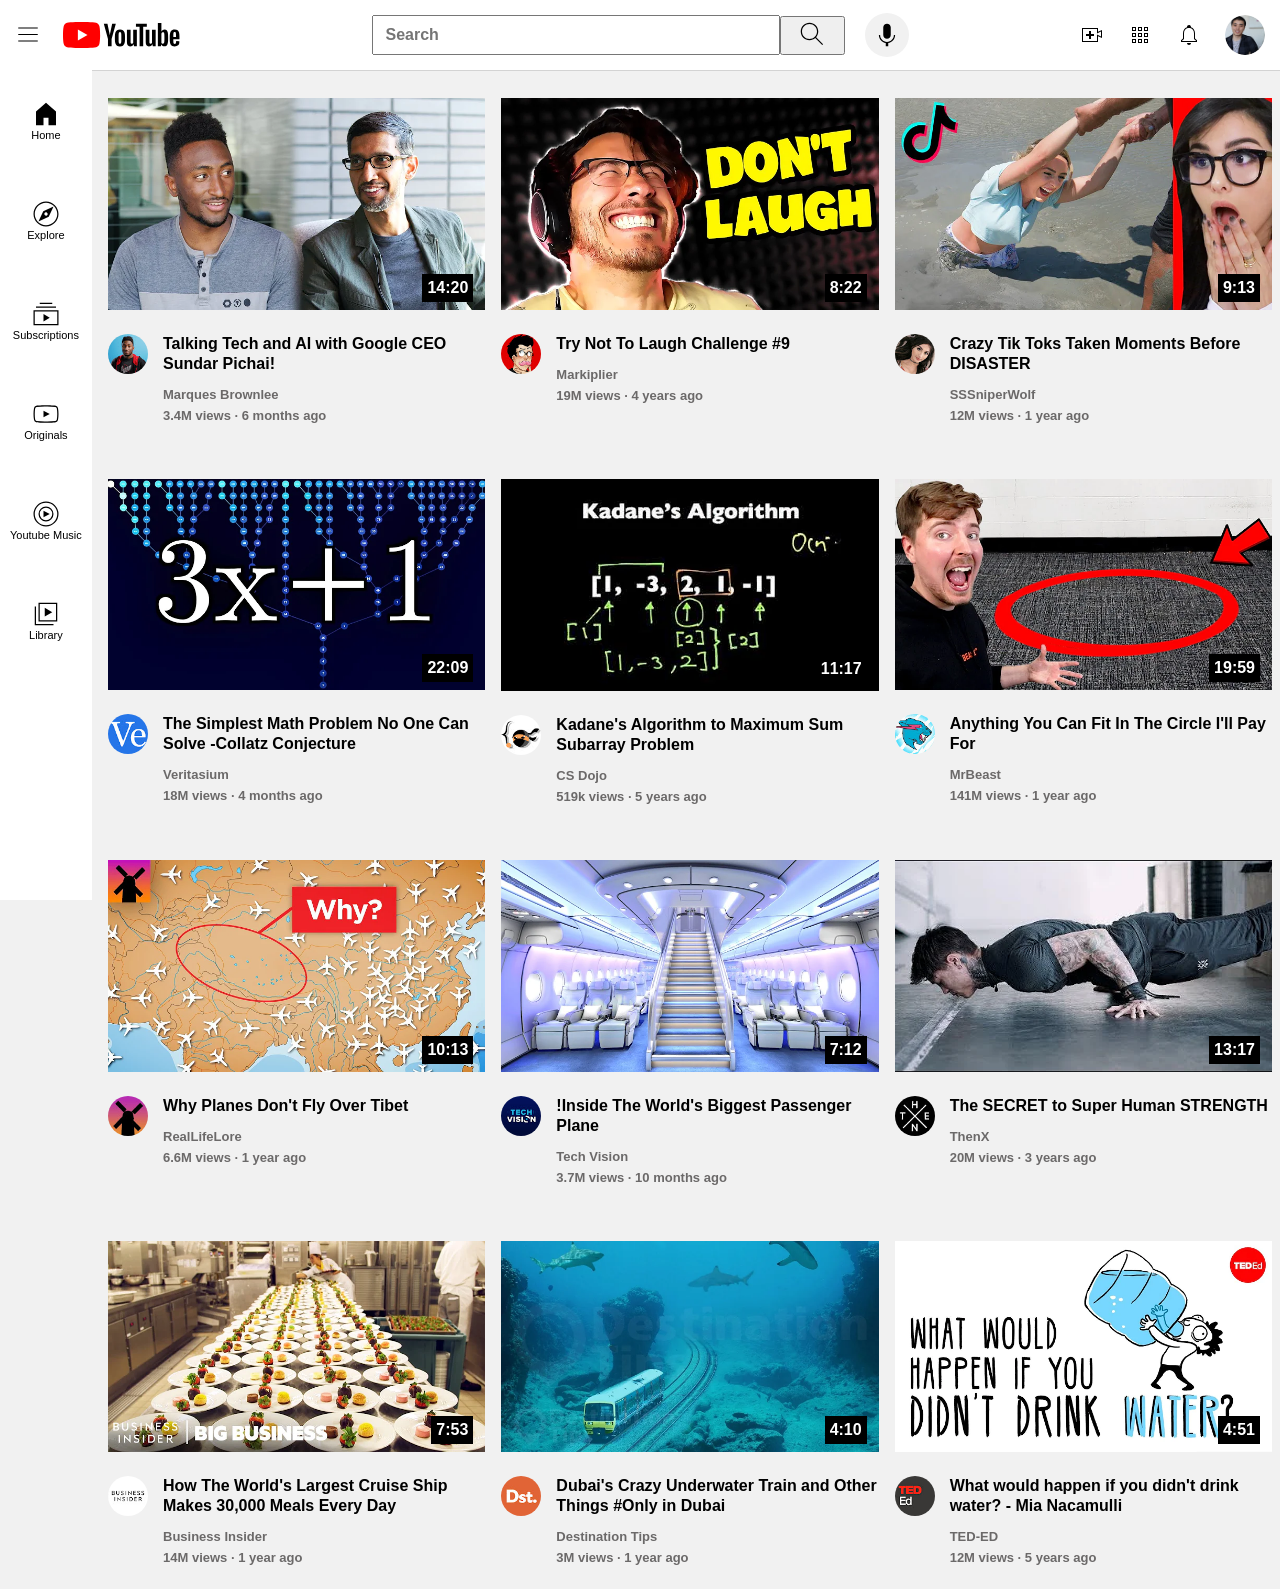
<file: index.html>
<!DOCTYPE html>
<html>
    <head>
        <title>Video Platform UI Project</title>
        <link rel="stylesheet" href="index.css">
    </head>
    <body>

        <div class="leftbar">
            <div class="a1">
                <img src="icons/home.svg">
                <p>Home</p>
            </div>
            <div class="a1">
                <img src="icons/explore.svg">
                <p>Explore</p>
            </div>
            <div class="a1">
                <img src="icons/subscriptions.svg">
                <p>Subscriptions</p>
            </div>
            <div class="a1">
                <img src="icons/originals.svg">
                <p>Originals</p>
            </div>
            <div class="a1">
                <img src="icons/youtube-music.svg">
                <p>Youtube Music</p>
            </div>
            <div class="a1">
                <img src="icons/library.svg">
                <p>Library</p>
            </div>
        </div>



        <div class="header">
            <div class="left_section">
                <img src="icons/hamburger-menu.svg" class="hamburger">
                <img src="icons/youtube-logo.svg" class="ytlogo">
            </div>
            <div class="middle_section">
                <div class="search_bar">
                <input type="text" placeholder="Search" class="search">   
                <button>
                    <img src="icons/search.svg" class="search_logo">
                </button>
                <img src="icons/voice-search-icon.svg" class="voice_search">
                </div>
                
            </div>
            <div class="right_section">
                <div class="right">
                <img src="icons/upload.svg" class="upload">
                <img src="icons/youtube-apps.svg" class="ytapps">
                <img src="icons/notifications.svg" class="notifications">
                <img src="channel_images/my-channel.jpeg" class="my_profile">
                </div>
            </div>
        </div>



        <div class="video_preview">
            <div class="video">
                <div class="timer">
                <img src="thumbnails/thumbnail-1.webp" class="thumbnails">
                <div class="time">14:20</div>
                </div>
                <div class="video_info">
                <div>
                    <img src="channel_images/channel-1.jpeg" class="profile_pic">
                </div>
                <div class="video_title">
                    <div class="title">Talking Tech and AI with Google CEO Sundar Pichai!</div>
                    <div class="author">Marques Brownlee</div>
                    <div class="views">3.4M views &#183; 6 months ago</div>
                </div>
                </div>
            </div>



            <div class="video">
                <div class="timer">
                    <img src="thumbnails/thumbnail-2.webp" class="thumbnails">
                    <div class="time">8:22</div>
                </div>
                <div class="video_info">
                <div>
                    <img src="channel_images/channel-2.jpeg" class="profile_pic">
                </div>
                <div class="video_title">
                    <div class="title">Try Not To Laugh Challenge #9</div>
                    <div class="author">Markiplier</div>
                    <div class="views">19M views &#183; 4 years ago</div>
                </div>
                </div>
            </div>

            <div class="video">
                <div class="timer">
                    <img src="thumbnails/thumbnail-3.webp" class="thumbnails">
                    <div class="time">9:13</div>
                </div>
                <div class="video_info">
                <div>
                    <img src="channel_images/channel-3.jpeg" class="profile_pic">
                </div>
                <div class="video_title">
                    <div class="title">Crazy Tik Toks Taken Moments Before DISASTER</div>
                    <div class="author">SSSniperWolf</div>
                    <div class="views">12M views &#183; 1 year ago</div>
                </div>
                </div>
            </div>


            <div class="video">
                <div class="timer">
                    <img src="thumbnails/thumbnail-4.webp" class="thumbnails">
                    <div class="time">22:09</div>
                </div>
                <div class="video_info">
                <div>
                    <img src="channel_images/channel-4.jpeg" class="profile_pic">
                </div>
                <div class="video_title">
                    <div class="title">The Simplest Math Problem No One Can Solve -Collatz Conjecture</div>
                    <div class="author">Veritasium</div>
                    <div class="views">18M views &#183; 4 months ago</div>
                </div>
                </div>
            </div>


            <div class="video">
                <div class="timer">
                    <img src="thumbnails/thumbnail-5.webp" class="thumbnails">
                    <div class="time">11:17</div>
                </div>
                <div class="video_info">
                <div>
                    <img src="channel_images/channel-5.jpeg" class="profile_pic">
                </div>
                <div class="video_title">
                    <div class="title">Kadane's Algorithm to Maximum Sum Subarray Problem</div>
                    <div class="author">CS Dojo</div>
                    <div class="views">519k views &#183; 5 years ago</div>
                </div>
                </div>
            </div>
            
            
            <div class="video">
                <div class="timer">
                    <img src="thumbnails/thumbnail-6.webp" class="thumbnails">
                    <div class="time">19:59</div>
                </div>
                <div class="video_info">
                <div>
                    <img src="channel_images/channel-6.jpeg" class="profile_pic">
                </div>
                <div class="video_title">
                    <div class="title">Anything You Can Fit In The Circle I'll Pay For</div>
                    <div class="author">MrBeast</div>
                    <div class="views">141M views &#183; 1 year ago</div>
                </div>
                </div>
            </div>


            <div class="video">
                <div class="timer">
                    <img src="thumbnails/thumbnail-7.webp" class="thumbnails">
                    <div class="time">10:13</div>
                </div>
                <div class="video_info">
                <div>
                    <img src="channel_images/channel-7.jpeg" class="profile_pic">
                </div>
                <div class="video_title">
                    <div class="title">Why Planes Don't Fly Over Tibet</div>
                    <div class="author">RealLifeLore</div>
                    <div class="views">6.6M views &#183; 1 year ago</div>
                </div>
                </div>
            </div>


            <div class="video">
                <div class="timer">
                    <img src="thumbnails/thumbnail-8.webp" class="thumbnails">
                    <div class="time">7:12</div>
                </div>
                <div class="video_info">
                <div>
                    <img src="channel_images/channel-8.jpeg" class="profile_pic">
                </div>
                <div class="video_title">
                    <div class="title">!Inside The World's Biggest Passenger Plane</div>
                    <div class="author">Tech Vision</div>
                    <div class="views">3.7M views &#183; 10 months ago</div>
                </div>
                </div>
            </div>

            <div class="video">
                <div class="timer">
                    <img src="thumbnails/thumbnail-9.webp" class="thumbnails">
                    <div class="time">13:17</div>
                </div>
                <div class="video_info">
                <div>
                    <img src="channel_images/channel-9.jpeg" class="profile_pic">
                </div>
                <div class="video_title">
                    <div class="title">The SECRET to Super Human STRENGTH</div>
                    <div class="author">ThenX</div>
                    <div class="views">20M views &#183; 3 years ago</div>
                </div>
                </div>
            </div>


            <div class="video">
                <div class="timer">
                    <img src="thumbnails/thumbnail-10.webp" class="thumbnails">
                    <div class="time">7:53</div>
                </div>
                <div class="video_info">
                <div>
                    <img src="channel_images/channel-10.jpeg" class="profile_pic">
                </div>
                <div class="video_title">
                    <div class="title">How The World's Largest Cruise Ship Makes 30,000 Meals Every Day</div>
                    <div class="author">Business Insider</div>
                    <div class="views">14M views &#183; 1 year ago</div>
                </div>
                </div>
            </div>


            <div class="video">
                <div class="timer">
                    <img src="thumbnails/thumbnail-11.webp" class="thumbnails">
                    <div class="time">4:10</div>
                </div>
                <div class="video_info">
                <div>
                    <img src="channel_images/channel-11.jpeg" class="profile_pic">
                </div>
                <div class="video_title">
                    <div class="title">Dubai's Crazy Underwater Train and Other Things #Only in Dubai </div>
                    <div class="author">Destination Tips</div>
                    <div class="views">3M views &#183; 1 year ago</div>
                </div>
                </div>
            </div>

            <div class="video">
                <div class="timer">
                    <img src="thumbnails/thumbnail-12.webp" class="thumbnails">
                    <div class="time">4:51</div>
                </div>
                <div class="video_info">
                <div>
                    <img src="channel_images/channel-12.jpeg" class="profile_pic">
                </div>
                <div class="video_title">
                    <div class="title">What would happen if you didn't drink water? - Mia Nacamulli</div>
                    <div class="author">TED-ED</div>
                    <div class="views">12M views &#183; 5 years ago</div>
                </div>
                </div>
            </div>


        </div>
    </body>
</html>
</file>
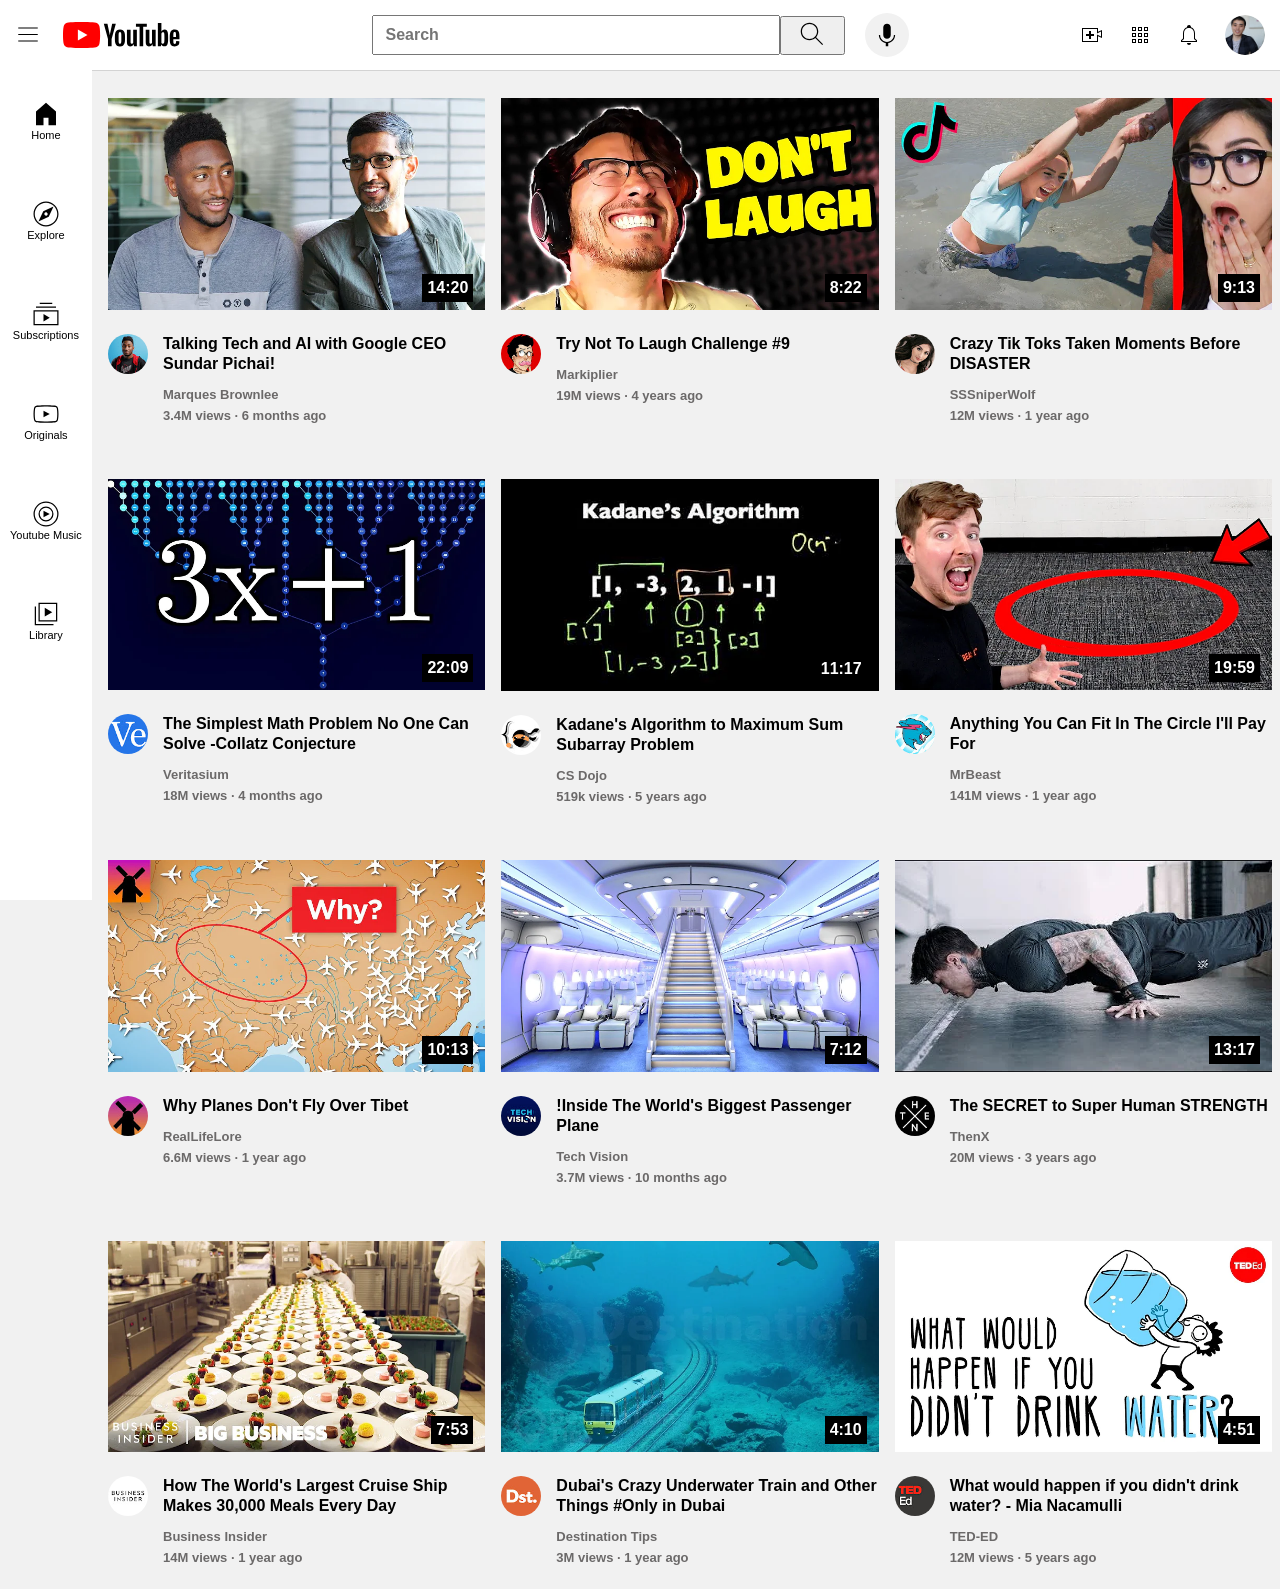
<file: youtube.html>
<!DOCTYPE html>
<html>
    <head>
        <title>Youtube.com clone</title>
        <link rel="stylesheet" href ="youtube2.css">
    </head>
    <body>

        <div class="leftbar">
            <div class="a1">
                <img src="icons/home.svg">
                <p>Home</p>
            </div>
            <div class="a1">
                <img src="icons/explore.svg">
                <p>Explore</p>
            </div>
            <div class="a1">
                <img src="icons/subscriptions.svg">
                <p>Subscriptions</p>
            </div>
            <div class="a1">
                <img src="icons/originals.svg">
                <p>Originals</p>
            </div>
            <div class="a1">
                <img src="icons/youtube-music.svg">
                <p>Youtube Music</p>
            </div>
            <div class="a1">
                <img src="icons/library.svg">
                <p>Library</p>
            </div>
        </div>



        <div class="header">
            <div class="left_section">
                <img src="icons/hamburger-menu.svg" class="hamburger">
                <img src="icons/youtube-logo.svg" class="ytlogo">
            </div>
            <div class="middle_section">
                <div class="search_bar">
                <input type="text" placeholder="Search" class="search">   
                <button>
                    <img src="icons/search.svg" class="search_logo">
                </button>
                <img src="icons/voice-search-icon.svg" class="voice_search">
                </div>
                
            </div>
            <div class="right_section">
                <div class="right">
                <img src="icons/upload.svg" class="upload">
                <img src="icons/youtube-apps.svg" class="ytapps">
                <img src="icons/notifications.svg" class="notifications">
                <img src="channel_images/my-channel.jpeg" class="my_profile">
                </div>
            </div>
        </div>



        <div class="video_preview">
            <div class="video">
                <div class="timer">
                <img src="thumbnails/thumbnail-1.webp" class="thumbnails">
                <div class="time">14:20</div>
                </div>
                <div class="video_info">
                <div>
                    <img src="channel_images/channel-1.jpeg" class="profile_pic">
                </div>
                <div class="video_title">
                    <div class="title">Talking Tech and AI with Google CEO Sundar Pichai!</div>
                    <div class="author">Marques Brownlee</div>
                    <div class="views">3.4M views &#183; 6 months ago</div>
                </div>
                </div>
            </div>



            <div class="video">
                <div class="timer">
                    <img src="thumbnails/thumbnail-2.webp" class="thumbnails">
                    <div class="time">8:22</div>
                </div>
                <div class="video_info">
                <div>
                    <img src="channel_images/channel-2.jpeg" class="profile_pic">
                </div>
                <div class="video_title">
                    <div class="title">Try Not To Laugh Challenge #9</div>
                    <div class="author">Markiplier</div>
                    <div class="views">19M views &#183; 4 years ago</div>
                </div>
                </div>
            </div>

            <div class="video">
                <div class="timer">
                    <img src="thumbnails/thumbnail-3.webp" class="thumbnails">
                    <div class="time">9:13</div>
                </div>
                <div class="video_info">
                <div>
                    <img src="channel_images/channel-3.jpeg" class="profile_pic">
                </div>
                <div class="video_title">
                    <div class="title">Crazy Tik Toks Taken Moments Before DISASTER</div>
                    <div class="author">SSSniperWolf</div>
                    <div class="views">12M views &#183; 1 year ago</div>
                </div>
                </div>
            </div>


            <div class="video">
                <div class="timer">
                    <img src="thumbnails/thumbnail-4.webp" class="thumbnails">
                    <div class="time">22:09</div>
                </div>
                <div class="video_info">
                <div>
                    <img src="channel_images/channel-4.jpeg" class="profile_pic">
                </div>
                <div class="video_title">
                    <div class="title">The Simplest Math Problem No One Can Solve -Collatz Conjecture</div>
                    <div class="author">Veritasium</div>
                    <div class="views">18M views &#183; 4 months ago</div>
                </div>
                </div>
            </div>


            <div class="video">
                <div class="timer">
                    <img src="thumbnails/thumbnail-5.webp" class="thumbnails">
                    <div class="time">11:17</div>
                </div>
                <div class="video_info">
                <div>
                    <img src="channel_images/channel-5.jpeg" class="profile_pic">
                </div>
                <div class="video_title">
                    <div class="title">Kadane's Algorithm to Maximum Sum Subarray Problem</div>
                    <div class="author">CS Dojo</div>
                    <div class="views">519k views &#183; 5 years ago</div>
                </div>
                </div>
            </div>
            
            
            <div class="video">
                <div class="timer">
                    <img src="thumbnails/thumbnail-6.webp" class="thumbnails">
                    <div class="time">19:59</div>
                </div>
                <div class="video_info">
                <div>
                    <img src="channel_images/channel-6.jpeg" class="profile_pic">
                </div>
                <div class="video_title">
                    <div class="title">Anything You Can Fit In The Circle I'll Pay For</div>
                    <div class="author">MrBeast</div>
                    <div class="views">141M views &#183; 1 year ago</div>
                </div>
                </div>
            </div>


            <div class="video">
                <div class="timer">
                    <img src="thumbnails/thumbnail-7.webp" class="thumbnails">
                    <div class="time">10:13</div>
                </div>
                <div class="video_info">
                <div>
                    <img src="channel_images/channel-7.jpeg" class="profile_pic">
                </div>
                <div class="video_title">
                    <div class="title">Why Planes Don't Fly Over Tibet</div>
                    <div class="author">RealLifeLore</div>
                    <div class="views">6.6M views &#183; 1 year ago</div>
                </div>
                </div>
            </div>


            <div class="video">
                <div class="timer">
                    <img src="thumbnails/thumbnail-8.webp" class="thumbnails">
                    <div class="time">7:12</div>
                </div>
                <div class="video_info">
                <div>
                    <img src="channel_images/channel-8.jpeg" class="profile_pic">
                </div>
                <div class="video_title">
                    <div class="title">!Inside The World's Biggest Passenger Plane</div>
                    <div class="author">Tech Vision</div>
                    <div class="views">3.7M views &#183; 10 months ago</div>
                </div>
                </div>
            </div>

            <div class="video">
                <div class="timer">
                    <img src="thumbnails/thumbnail-9.webp" class="thumbnails">
                    <div class="time">13:17</div>
                </div>
                <div class="video_info">
                <div>
                    <img src="channel_images/channel-9.jpeg" class="profile_pic">
                </div>
                <div class="video_title">
                    <div class="title">The SECRET to Super Human STRENGTH</div>
                    <div class="author">ThenX</div>
                    <div class="views">20M views &#183; 3 years ago</div>
                </div>
                </div>
            </div>


            <div class="video">
                <div class="timer">
                    <img src="thumbnails/thumbnail-10.webp" class="thumbnails">
                    <div class="time">7:53</div>
                </div>
                <div class="video_info">
                <div>
                    <img src="channel_images/channel-10.jpeg" class="profile_pic">
                </div>
                <div class="video_title">
                    <div class="title">How The World's Largest Cruise Ship Makes 30,000 Meals Every Day</div>
                    <div class="author">Business Insider</div>
                    <div class="views">14M views &#183; 1 year ago</div>
                </div>
                </div>
            </div>


            <div class="video">
                <div class="timer">
                    <img src="thumbnails/thumbnail-11.webp" class="thumbnails">
                    <div class="time">4:10</div>
                </div>
                <div class="video_info">
                <div>
                    <img src="channel_images/channel-11.jpeg" class="profile_pic">
                </div>
                <div class="video_title">
                    <div class="title">Dubai's Crazy Underwater Train and Other Things #Only in Dubai </div>
                    <div class="author">Destination Tips</div>
                    <div class="views">3M views &#183; 1 year ago</div>
                </div>
                </div>
            </div>

            <div class="video">
                <div class="timer">
                    <img src="thumbnails/thumbnail-12.webp" class="thumbnails">
                    <div class="time">4:51</div>
                </div>
                <div class="video_info">
                <div>
                    <img src="channel_images/channel-12.jpeg" class="profile_pic">
                </div>
                <div class="video_title">
                    <div class="title">What would happen if you didn't drink water? - Mia Nacamulli</div>
                    <div class="author">TED-ED</div>
                    <div class="views">12M views &#183; 5 years ago</div>
                </div>
                </div>
            </div>


        </div>
    </body>
</html>
</file>
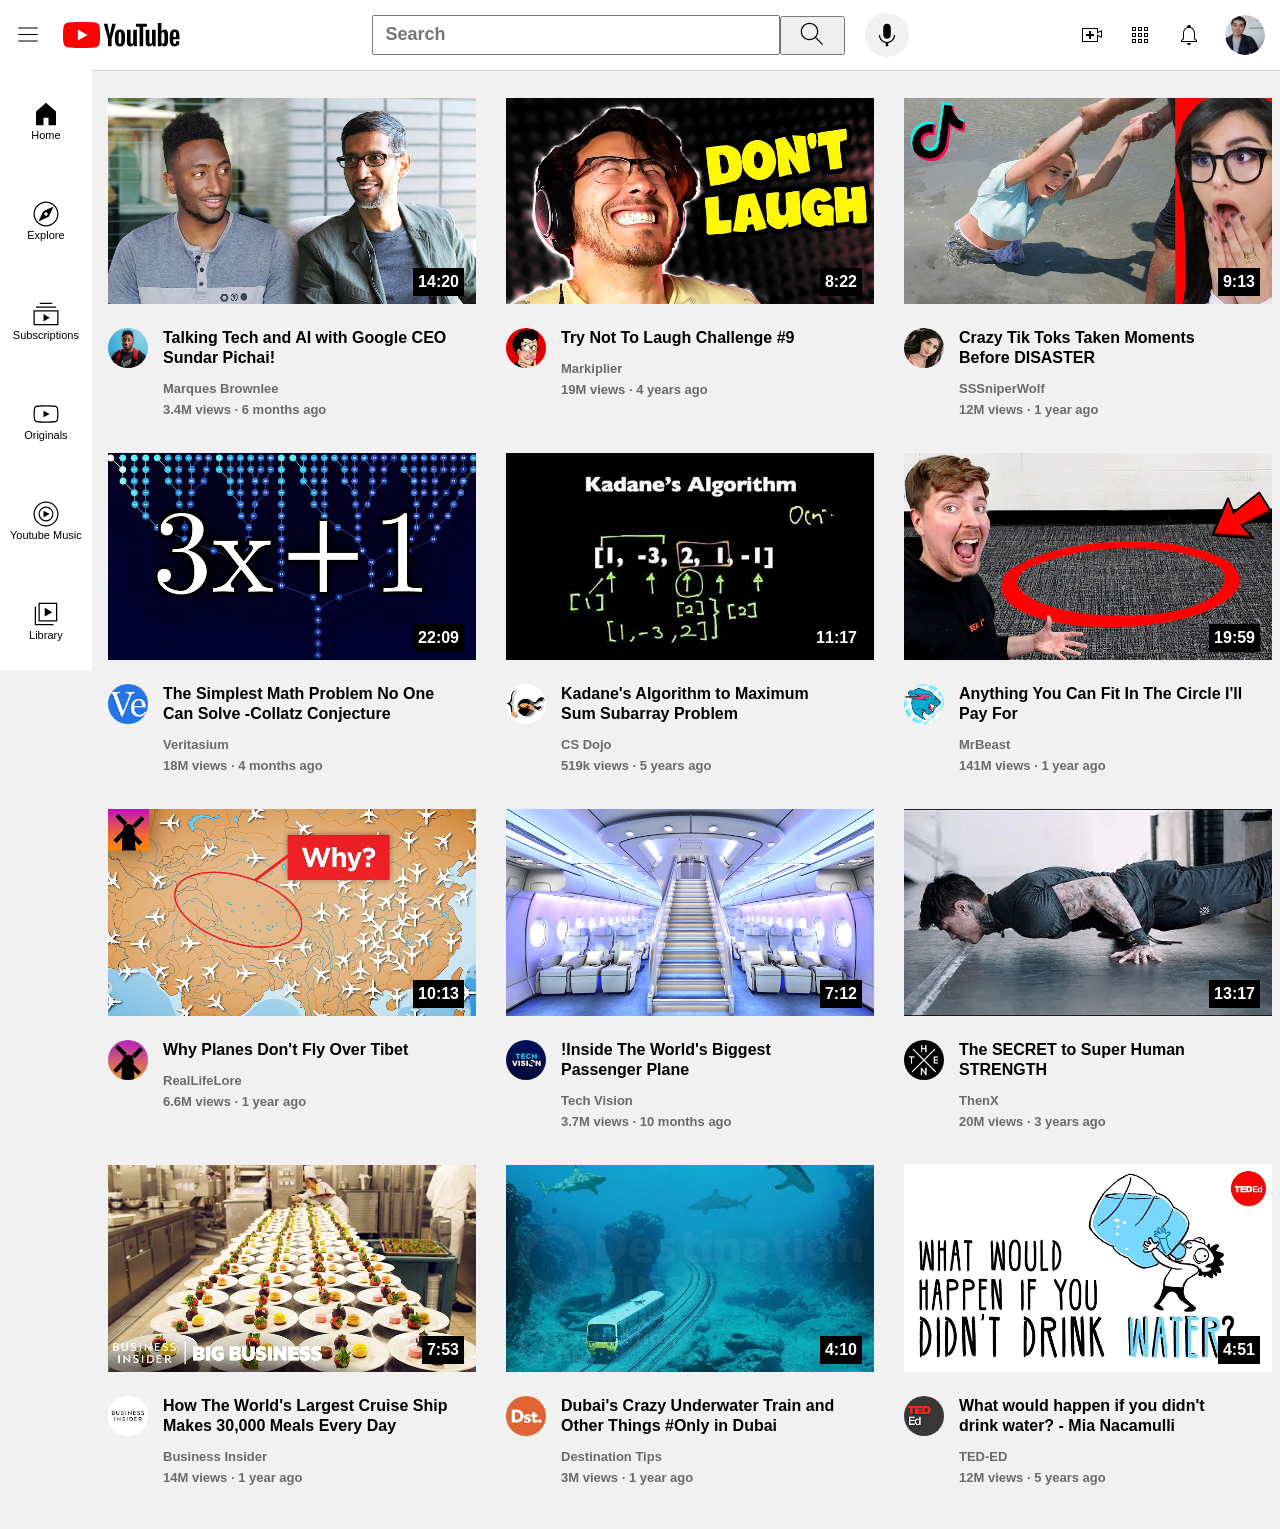
<file: youtube2.html>
<!DOCTYPE html>
<html>
    <head>
        <title>Youtube.com clone</title>
        <style>
            body{
                font-family: Arial, Helvetica, sans-serif;
                padding-top:90px;
                background-color: rgb(241, 241, 241);
                padding-left: 70px;
            }
            .thumbnails{
               width:100%;
            }
            .profile_pic{
                height:40px;
                width:40px;
                border-radius: 20px;
            }
            .video_info{
                display: grid;
                grid-template-columns: 40px 300px;
                margin-top: 20px;
            }
            .video_preview{
                display: grid;
                grid-template-columns: 1fr 1fr 1fr ;
            }
            .video{
                margin-left: 30px;
                margin-right: 0;
                margin-bottom: 30px;
            }
            .video_title{
                margin-left: 15px;
            }
            .title{
                font-weight: 600;
                font-size: 16px;
                margin-bottom: 13px;
                line-height: 20px;
            }
            .author, .views{
                font-size: 13px;
                color: rgb(107, 105, 105);
                margin-bottom: 6px;
                font-weight: 600;
            }
            .header{
                height:70px;
                z-index: 100;
                display:flex;
                justify-content: space-between;
                align-items: center;
                background-color: white;
                position: fixed;
                top:0;
                left:0;
                right:0;
                border-bottom: 1px solid lightgray;
            }
            .left_section{
                width:180px;
                display: flex;
                justify-content: space-between;
                align-items: center;
                flex-direction: row;
                margin-right: 70px;
                flex-shrink: 0;
            }
            .hamburger{
                height:26px;
                margin-left: 15px;
            }
            .ytlogo{
                height:26px;
            }
            .middle_section{
                flex:1;
            }
            .search_bar{
                display: flex;
                justify-content: center;
                align-items: center;
            }
            .search{
                flex:1;
                width:0px;
                max-width:400px;
                height:34px;
            }
            .search::placeholder{
                padding-left: 10px;
                font-weight: bold;
                font-size: 18px;
            }
            .search_logo{
                height:30px;
                width:50px;
                margin-left: -1px;
            }
            .voice_search{
                height:30px;
                width:30px;
                padding: 7px;
                background-color: rgb(241, 241, 241);
                border:none;
                border-radius: 35px;
                margin-left:20px;
                cursor: pointer;
            }
            .voice_search:active{
                opacity:0.6;
            }
            .right_section{
                width:200px;
                margin-left: 50px;
            }
            .right{
                display: flex;
                justify-content: space-between;
                align-items: center;
            }
            .upload{
                height:24px;
            }
            .notifications{
                height:24px;
            }
            .ytapps{
                height:24px;
            }
            .my_profile{
                height:40px;
                width:40px;
                border-radius: 25px;
                margin-right: 15px;
            }
            .leftbar{
                position: fixed;
                top:70px;
                bottom: 0;
                left: 0;
                z-index: 200;
            }
            .a1{
                height:80px;
                padding:10px;
                background-color: white;
                display: flex;
                flex-direction: column;
                justify-content: center;
                align-items: center;
            }
            .a1:hover{
                background-color: rgb(185, 185, 185);
                cursor: pointer;
            }
            .a1 img{
                height:30px;
            }
            .a1 p{
                font-size: 11px;
                margin-top: 0;
                margin-bottom: 0;
            }
            .timer{
                position:relative;
            }
            .time{
                position: absolute;
                background-color: black;
                color: white;
                bottom:12px;
                font-weight: bold;
                padding:5px;
                right:12px;
            }
        </style>
    </head>
    <body>

        <div class="leftbar">
            <div class="a1">
                <img src="icons/home.svg">
                <p>Home</p>
            </div>
            <div class="a1">
                <img src="icons/explore.svg">
                <p>Explore</p>
            </div>
            <div class="a1">
                <img src="icons/subscriptions.svg">
                <p>Subscriptions</p>
            </div>
            <div class="a1">
                <img src="icons/originals.svg">
                <p>Originals</p>
            </div>
            <div class="a1">
                <img src="icons/youtube-music.svg">
                <p>Youtube Music</p>
            </div>
            <div class="a1">
                <img src="icons/library.svg">
                <p>Library</p>
            </div>
        </div>



        <div class="header">
            <div class="left_section">
                <img src="icons/hamburger-menu.svg" class="hamburger">
                <img src="icons/youtube-logo.svg" class="ytlogo">
            </div>
            <div class="middle_section">
                <div class="search_bar">
                <input type="text" placeholder="Search" class="search">   
                <button>
                    <img src="icons/search.svg" class="search_logo">
                </button>
                <img src="icons/voice-search-icon.svg" class="voice_search">
                </div>
                
            </div>
            <div class="right_section">
                <div class="right">
                <img src="icons/upload.svg" class="upload">
                <img src="icons/youtube-apps.svg" class="ytapps">
                <img src="icons/notifications.svg" class="notifications">
                <img src="channel_images/my-channel.jpeg" class="my_profile">
                </div>
            </div>
        </div>



        <div class="video_preview">
            <div class="video">
                <div class="timer">
                <img src="thumbnails/thumbnail-1.webp" class="thumbnails">
                <div class="time">14:20</div>
                </div>
                <div class="video_info">
                <div>
                    <img src="channel_images/channel-1.jpeg" class="profile_pic">
                </div>
                <div class="video_title">
                    <div class="title">Talking Tech and AI with Google CEO Sundar Pichai!</div>
                    <div class="author">Marques Brownlee</div>
                    <div class="views">3.4M views &#183; 6 months ago</div>
                </div>
                </div>
            </div>



            <div class="video">
                <div class="timer">
                    <img src="thumbnails/thumbnail-2.webp" class="thumbnails">
                    <div class="time">8:22</div>
                </div>
                <div class="video_info">
                <div>
                    <img src="channel_images/channel-2.jpeg" class="profile_pic">
                </div>
                <div class="video_title">
                    <div class="title">Try Not To Laugh Challenge #9</div>
                    <div class="author">Markiplier</div>
                    <div class="views">19M views &#183; 4 years ago</div>
                </div>
                </div>
            </div>

            <div class="video">
                <div class="timer">
                    <img src="thumbnails/thumbnail-3.webp" class="thumbnails">
                    <div class="time">9:13</div>
                </div>
                <div class="video_info">
                <div>
                    <img src="channel_images/channel-3.jpeg" class="profile_pic">
                </div>
                <div class="video_title">
                    <div class="title">Crazy Tik Toks Taken Moments Before DISASTER</div>
                    <div class="author">SSSniperWolf</div>
                    <div class="views">12M views &#183; 1 year ago</div>
                </div>
                </div>
            </div>


            <div class="video">
                <div class="timer">
                    <img src="thumbnails/thumbnail-4.webp" class="thumbnails">
                    <div class="time">22:09</div>
                </div>
                <div class="video_info">
                <div>
                    <img src="channel_images/channel-4.jpeg" class="profile_pic">
                </div>
                <div class="video_title">
                    <div class="title">The Simplest Math Problem No One Can Solve -Collatz Conjecture</div>
                    <div class="author">Veritasium</div>
                    <div class="views">18M views &#183; 4 months ago</div>
                </div>
                </div>
            </div>


            <div class="video">
                <div class="timer">
                    <img src="thumbnails/thumbnail-5.webp" class="thumbnails">
                    <div class="time">11:17</div>
                </div>
                <div class="video_info">
                <div>
                    <img src="channel_images/channel-5.jpeg" class="profile_pic">
                </div>
                <div class="video_title">
                    <div class="title">Kadane's Algorithm to Maximum Sum Subarray Problem</div>
                    <div class="author">CS Dojo</div>
                    <div class="views">519k views &#183; 5 years ago</div>
                </div>
                </div>
            </div>
            
            
            <div class="video">
                <div class="timer">
                    <img src="thumbnails/thumbnail-6.webp" class="thumbnails">
                    <div class="time">19:59</div>
                </div>
                <div class="video_info">
                <div>
                    <img src="channel_images/channel-6.jpeg" class="profile_pic">
                </div>
                <div class="video_title">
                    <div class="title">Anything You Can Fit In The Circle I'll Pay For</div>
                    <div class="author">MrBeast</div>
                    <div class="views">141M views &#183; 1 year ago</div>
                </div>
                </div>
            </div>


            <div class="video">
                <div class="timer">
                    <img src="thumbnails/thumbnail-7.webp" class="thumbnails">
                    <div class="time">10:13</div>
                </div>
                <div class="video_info">
                <div>
                    <img src="channel_images/channel-7.jpeg" class="profile_pic">
                </div>
                <div class="video_title">
                    <div class="title">Why Planes Don't Fly Over Tibet</div>
                    <div class="author">RealLifeLore</div>
                    <div class="views">6.6M views &#183; 1 year ago</div>
                </div>
                </div>
            </div>


            <div class="video">
                <div class="timer">
                    <img src="thumbnails/thumbnail-8.webp" class="thumbnails">
                    <div class="time">7:12</div>
                </div>
                <div class="video_info">
                <div>
                    <img src="channel_images/channel-8.jpeg" class="profile_pic">
                </div>
                <div class="video_title">
                    <div class="title">!Inside The World's Biggest Passenger Plane</div>
                    <div class="author">Tech Vision</div>
                    <div class="views">3.7M views &#183; 10 months ago</div>
                </div>
                </div>
            </div>

            <div class="video">
                <div class="timer">
                    <img src="thumbnails/thumbnail-9.webp" class="thumbnails">
                    <div class="time">13:17</div>
                </div>
                <div class="video_info">
                <div>
                    <img src="channel_images/channel-9.jpeg" class="profile_pic">
                </div>
                <div class="video_title">
                    <div class="title">The SECRET to Super Human STRENGTH</div>
                    <div class="author">ThenX</div>
                    <div class="views">20M views &#183; 3 years ago</div>
                </div>
                </div>
            </div>


            <div class="video">
                <div class="timer">
                    <img src="thumbnails/thumbnail-10.webp" class="thumbnails">
                    <div class="time">7:53</div>
                </div>
                <div class="video_info">
                <div>
                    <img src="channel_images/channel-10.jpeg" class="profile_pic">
                </div>
                <div class="video_title">
                    <div class="title">How The World's Largest Cruise Ship Makes 30,000 Meals Every Day</div>
                    <div class="author">Business Insider</div>
                    <div class="views">14M views &#183; 1 year ago</div>
                </div>
                </div>
            </div>


            <div class="video">
                <div class="timer">
                    <img src="thumbnails/thumbnail-11.webp" class="thumbnails">
                    <div class="time">4:10</div>
                </div>
                <div class="video_info">
                <div>
                    <img src="channel_images/channel-11.jpeg" class="profile_pic">
                </div>
                <div class="video_title">
                    <div class="title">Dubai's Crazy Underwater Train and Other Things #Only in Dubai </div>
                    <div class="author">Destination Tips</div>
                    <div class="views">3M views &#183; 1 year ago</div>
                </div>
                </div>
            </div>

            <div class="video">
                <div class="timer">
                    <img src="thumbnails/thumbnail-12.webp" class="thumbnails">
                    <div class="time">4:51</div>
                </div>
                <div class="video_info">
                <div>
                    <img src="channel_images/channel-12.jpeg" class="profile_pic">
                </div>
                <div class="video_title">
                    <div class="title">What would happen if you didn't drink water? - Mia Nacamulli</div>
                    <div class="author">TED-ED</div>
                    <div class="views">12M views &#183; 5 years ago</div>
                </div>
                </div>
            </div>


        </div>
    </body>
</html>
</file>
<file: index.css>
body{
                font-family: Arial, Helvetica, sans-serif;
                padding-top:90px;
                background-color: rgb(241, 241, 241);
                padding-left: 100px;
            }

            .thumbnails{
               width:100%;
            }
            .profile_pic{
                height:40px;
                width:40px;
                border-radius: 20px;
            }
            .video_info{
                display: grid;
                grid-template-columns: 40px 1fr;
                margin-top: 20px;
            }
            .video_preview{
                display: grid;
                grid-template-columns: 1fr 1fr 1fr ;
                column-gap: 16px;
                row-gap:40px;
            }
            
            @media (max-width: 750px){
                .video_preview {
                    grid-template-columns: 1fr 1fr;
                }
            }

            

            @media  (min-width: 751px) and (max-width:999px){
                .video_preview{
                    grid-template-columns: 1fr 1fr 1fr;
                }
            }
            .video{
                margin-left: 0;
                margin-bottom: 10px;
            }
            .video_title{
                margin-left: 15px;
            }
            .title{
                font-weight: 600;
                font-size: 16px;
                margin-bottom: 13px;
                line-height: 20px;
            }
            .author, .views{
                font-size: 13px;
                color: rgb(107, 105, 105);
                margin-bottom: 6px;
                font-weight: 600;
            }
            .header{
                height:70px;
                z-index: 100;
                display:flex;
                justify-content: space-between;
                align-items: center;
                background-color: white;
                position: fixed;
                top:0;
                left:0;
                right:0;
                border-bottom: 1px solid lightgray;
            }
            .left_section{
                width:180px;
                display: flex;
                justify-content: space-between;
                align-items: center;
                flex-direction: row;
                margin-right: 70px;
                flex-shrink: 0;
            }
            .hamburger{
                height:26px;
                margin-left: 15px;
            }
            .ytlogo{
                height:26px;
            }
            .middle_section{
                flex:1;
            }
            .search_bar{
                display: flex;
                justify-content: center;
                align-items: center;
            }
            .search{
                flex:1;
                width:0px;
                max-width:400px;
                height:34px;
            }
            .search::placeholder{
                padding-left: 10px;
                font-weight: bold;
                font-size: 16px;
            }
            .search_logo{
                height:30px;
                width:50px;
                margin-left: -1px;
            }
            .voice_search{
                height:30px;
                width:30px;
                padding: 7px;
                background-color: rgb(241, 241, 241);
                border:none;
                border-radius: 35px;
                margin-left:20px;
                cursor: pointer;
            }
            .voice_search:active{
                opacity:0.6;
            }
            .right_section{
                width:200px;
                margin-left: 50px;
            }
            .right{
                display: flex;
                justify-content: space-between;
                align-items: center;
            }
            .upload{
                height:24px;
            }
            .notifications{
                height:24px;
            }
            .ytapps{
                height:24px;
            }
            .my_profile{
                height:40px;
                width:40px;
                border-radius: 25px;
                margin-right: 15px;
            }
            .leftbar{
                position: fixed;
                top:70px;
                bottom: 0;
                left: 0;
                z-index: 200;
                background-color: white;
            }
            .a1{
                height:80px;
                padding:10px;
                background-color: white;
                display: flex;
                flex-direction: column;
                justify-content: center;
                align-items: center;
            }
            .a1:hover{
                background-color: rgb(185, 185, 185);
                cursor: pointer;
            }
            .a1 img{
                height:30px;
            }
            .a1 p{
                font-size: 11px;
                margin-top: 0;
                margin-bottom: 0;
            }
            .timer{
                position:relative;
            }
            .time{
                position: absolute;
                background-color: black;
                color: white;
                bottom:12px;
                font-weight: bold;
                padding:5px;
                right:12px;
            }
</file>
<file: youtube2.css>
body{
                font-family: Arial, Helvetica, sans-serif;
                padding-top:90px;
                background-color: rgb(241, 241, 241);
                padding-left: 100px;
            }

            .thumbnails{
               width:100%;
            }
            .profile_pic{
                height:40px;
                width:40px;
                border-radius: 20px;
            }
            .video_info{
                display: grid;
                grid-template-columns: 40px 1fr;
                margin-top: 20px;
            }
            .video_preview{
                display: grid;
                grid-template-columns: 1fr 1fr 1fr ;
                column-gap: 16px;
                row-gap:40px;
            }
            
            @media (max-width: 750px){
                .video_preview {
                    grid-template-columns: 1fr 1fr;
                }
            }

            

            @media  (min-width: 751px) and (max-width:999px){
                .video_preview{
                    grid-template-columns: 1fr 1fr 1fr;
                }
            }
            .video{
                margin-left: 0;
                margin-bottom: 10px;
            }
            .video_title{
                margin-left: 15px;
            }
            .title{
                font-weight: 600;
                font-size: 16px;
                margin-bottom: 13px;
                line-height: 20px;
            }
            .author, .views{
                font-size: 13px;
                color: rgb(107, 105, 105);
                margin-bottom: 6px;
                font-weight: 600;
            }
            .header{
                height:70px;
                z-index: 100;
                display:flex;
                justify-content: space-between;
                align-items: center;
                background-color: white;
                position: fixed;
                top:0;
                left:0;
                right:0;
                border-bottom: 1px solid lightgray;
            }
            .left_section{
                width:180px;
                display: flex;
                justify-content: space-between;
                align-items: center;
                flex-direction: row;
                margin-right: 70px;
                flex-shrink: 0;
            }
            .hamburger{
                height:26px;
                margin-left: 15px;
            }
            .ytlogo{
                height:26px;
            }
            .middle_section{
                flex:1;
            }
            .search_bar{
                display: flex;
                justify-content: center;
                align-items: center;
            }
            .search{
                flex:1;
                width:0px;
                max-width:400px;
                height:34px;
            }
            .search::placeholder{
                padding-left: 10px;
                font-weight: bold;
                font-size: 16px;
            }
            .search_logo{
                height:30px;
                width:50px;
                margin-left: -1px;
            }
            .voice_search{
                height:30px;
                width:30px;
                padding: 7px;
                background-color: rgb(241, 241, 241);
                border:none;
                border-radius: 35px;
                margin-left:20px;
                cursor: pointer;
            }
            .voice_search:active{
                opacity:0.6;
            }
            .right_section{
                width:200px;
                margin-left: 50px;
            }
            .right{
                display: flex;
                justify-content: space-between;
                align-items: center;
            }
            .upload{
                height:24px;
            }
            .notifications{
                height:24px;
            }
            .ytapps{
                height:24px;
            }
            .my_profile{
                height:40px;
                width:40px;
                border-radius: 25px;
                margin-right: 15px;
            }
            .leftbar{
                position: fixed;
                top:70px;
                bottom: 0;
                left: 0;
                z-index: 200;
                background-color: white;
            }
            .a1{
                height:80px;
                padding:10px;
                background-color: white;
                display: flex;
                flex-direction: column;
                justify-content: center;
                align-items: center;
            }
            .a1:hover{
                background-color: rgb(185, 185, 185);
                cursor: pointer;
            }
            .a1 img{
                height:30px;
            }
            .a1 p{
                font-size: 11px;
                margin-top: 0;
                margin-bottom: 0;
            }
            .timer{
                position:relative;
            }
            .time{
                position: absolute;
                background-color: black;
                color: white;
                bottom:12px;
                font-weight: bold;
                padding:5px;
                right:12px;
            }
</file>
